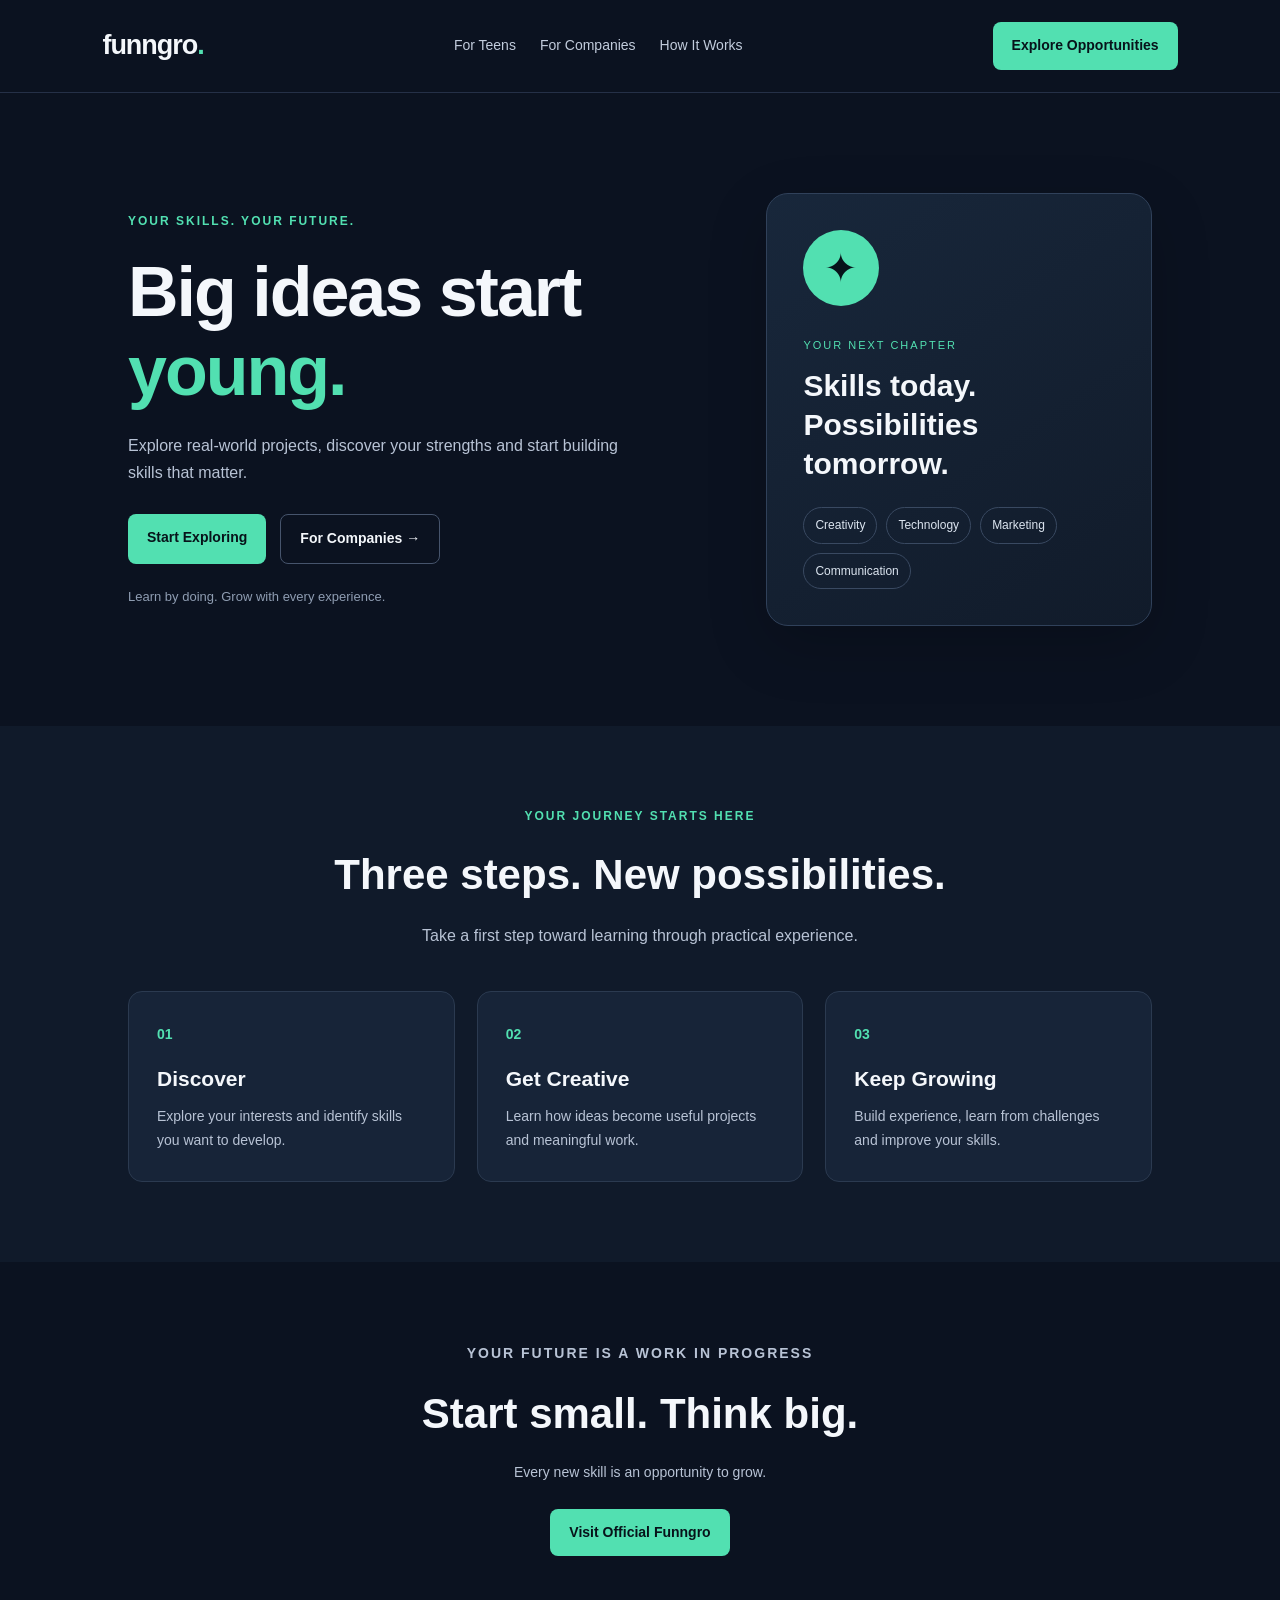
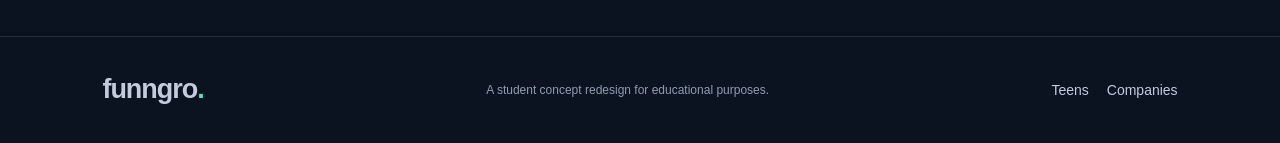
<file: index.html>
<!DOCTYPE html>
<html lang="en">
<head>
  <meta charset="UTF-8">
  <meta name="viewport" content="width=device-width, initial-scale=1.0">

  <title>Funngro for Teens | Learn, Create & Grow</title>
  <meta name="description" content="Discover how teens can develop skills, explore real-world projects and gain experience with Funngro.">
  <meta name="robots" content="index, follow">

  <link rel="stylesheet" href="style.css">
</head>
<body>

  <header class="navbar">
    <a class="logo" href="index.html">funngro<span>.</span></a>

    <nav>
      <a href="index.html">For Teens</a>
      <a href="companies.html">For Companies</a>
      <a href="#how-it-works">How It Works</a>
    </nav>

    <a class="nav-button" href="#get-started">Explore Opportunities</a>
  </header>

  <main>
    <section class="hero">
      <div class="hero-content">
        <p class="eyebrow">YOUR SKILLS. YOUR FUTURE.</p>

        <h1>Big ideas start <span>young.</span></h1>

        <p class="hero-text">
          Explore real-world projects, discover your strengths
          and start building skills that matter.
        </p>

        <div class="hero-actions">
          <a class="button primary" href="#get-started">
            Start Exploring
          </a>
          <a class="button secondary" href="companies.html">
            For Companies →
          </a>
        </div>

        <p class="small-note">
          Learn by doing. Grow with every experience.
        </p>
      </div>

      <div class="hero-card">
        <div class="orb">✦</div>
        <p class="card-label">YOUR NEXT CHAPTER</p>
        <h2>Skills today.<br>Possibilities tomorrow.</h2>
        <div class="skill-tags">
          <span>Creativity</span>
          <span>Technology</span>
          <span>Marketing</span>
          <span>Communication</span>
        </div>
      </div>
    </section>

    <section class="section" id="how-it-works">
      <p class="eyebrow">YOUR JOURNEY STARTS HERE</p>
      <h2 class="section-title">Three steps. New possibilities.</h2>
      <p class="section-text">
        Take a first step toward learning through practical experience.
      </p>

      <div class="grid">
        <article class="feature-card">
          <span class="number">01</span>
          <h3>Discover</h3>
          <p>Explore your interests and identify skills you want to develop.</p>
        </article>

        <article class="feature-card">
          <span class="number">02</span>
          <h3>Get Creative</h3>
          <p>Learn how ideas become useful projects and meaningful work.</p>
        </article>

        <article class="feature-card">
          <span class="number">03</span>
          <h3>Keep Growing</h3>
          <p>Build experience, learn from challenges and improve your skills.</p>
        </article>
      </div>
    </section>

    <section class="cta-section" id="get-started">
      <p class="eyebrow">YOUR FUTURE IS A WORK IN PROGRESS</p>
      <h2>Start small. Think big.</h2>
      <p>Every new skill is an opportunity to grow.</p>
      <a class="button primary"
         href="https://www.funngro.com/"
         target="_blank" rel="noopener noreferrer">
        Visit Official Funngro
      </a>
    </section>
  </main>

  <footer>
    <a class="logo" href="index.html">funngro<span>.</span></a>
    <p>A student concept redesign for educational purposes.</p>
    <div>
      <a href="index.html">Teens</a>
      <a href="companies.html">Companies</a>
    </div>
  </footer>

</body>
</html>
</file>
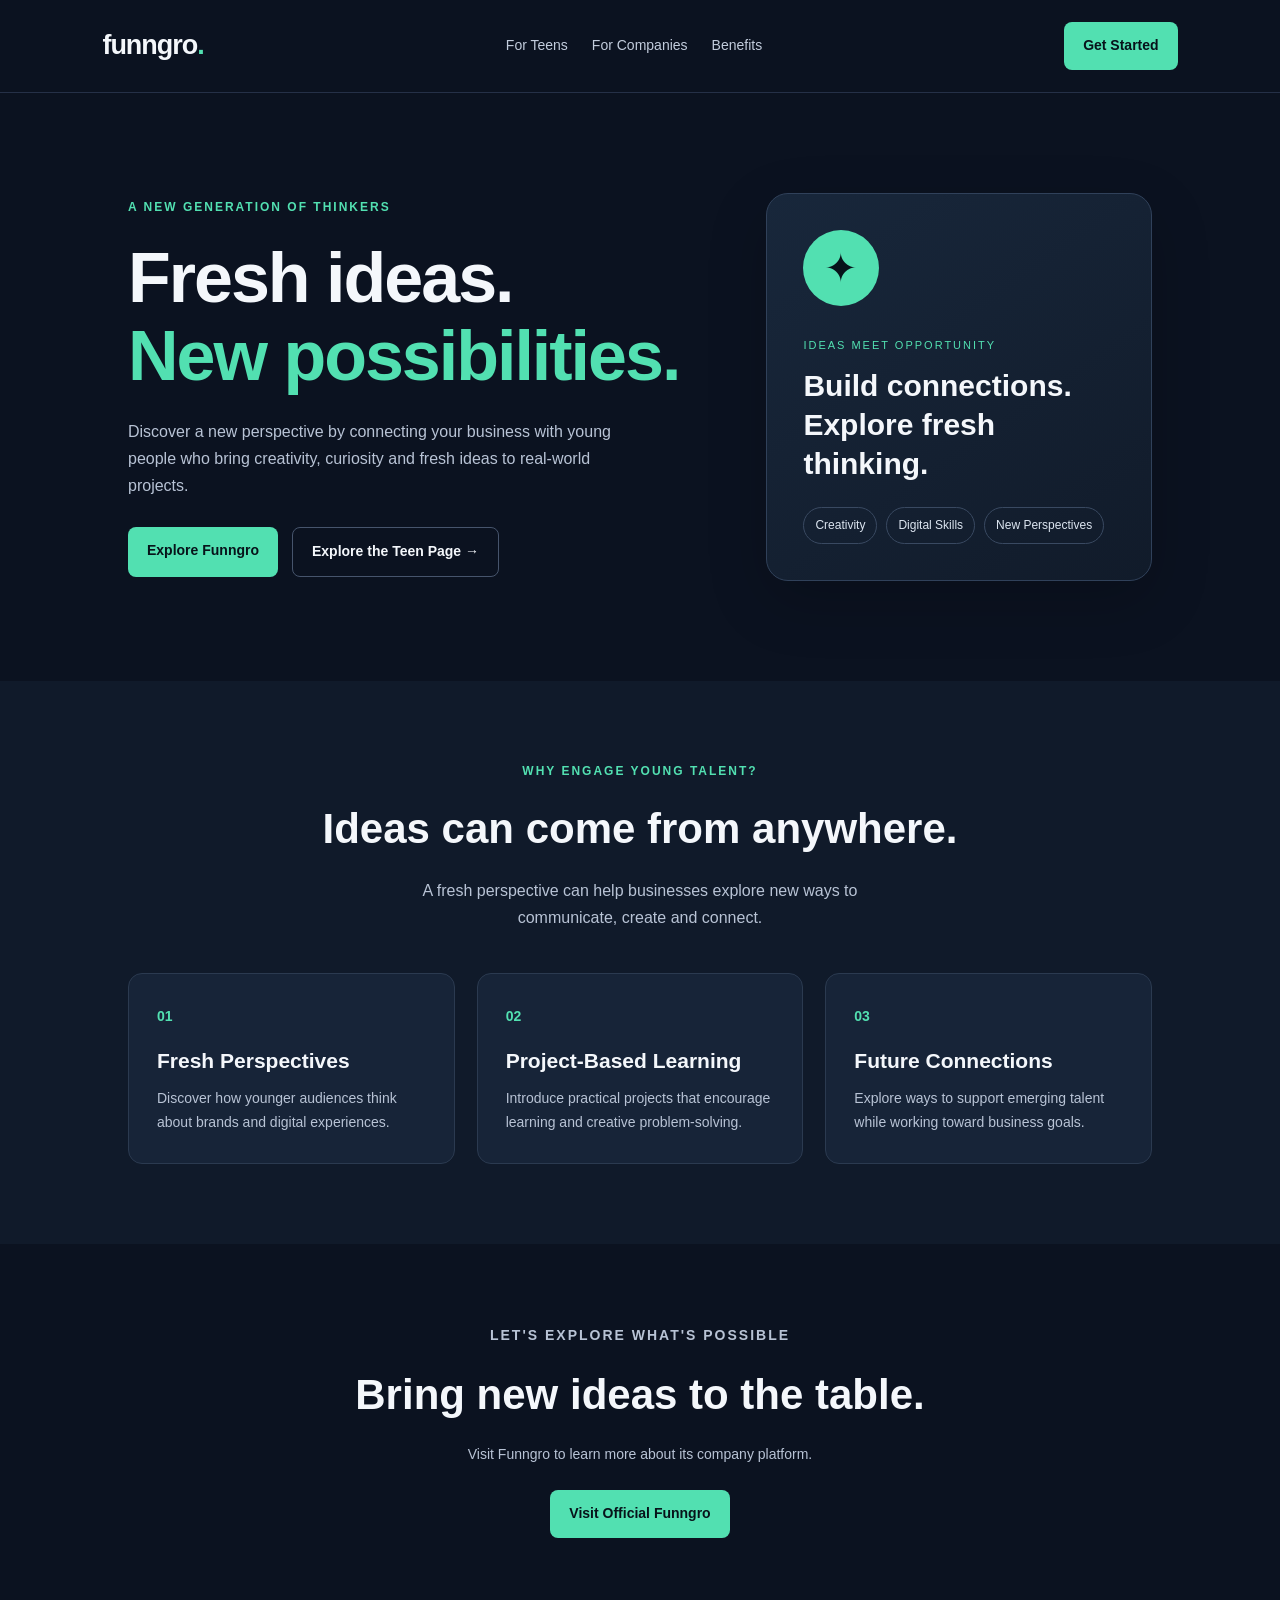
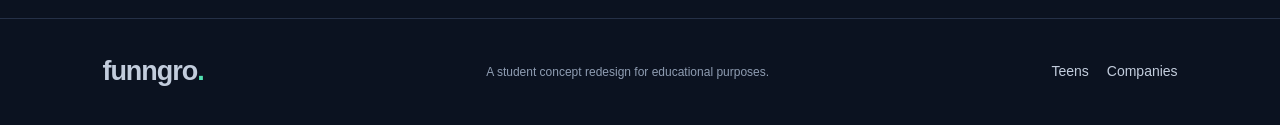
<file: companies.html>
<!DOCTYPE html>
<html lang="en">
<head>
  <meta charset="UTF-8">
  <meta name="viewport" content="width=device-width, initial-scale=1.0">

  <title>Funngro for Companies | Connect With Young Talent</title>
  <meta name="description" content="Explore how companies can engage young talent, introduce real-world projects and connect with the next generation through Funngro.">
  <meta name="robots" content="index, follow">

  <link rel="stylesheet" href="style.css">
</head>
<body>

  <header class="navbar">
    <a class="logo" href="index.html">funngro<span>.</span></a>

    <nav>
      <a href="index.html">For Teens</a>
      <a href="companies.html">For Companies</a>
      <a href="#benefits">Benefits</a>
    </nav>

    <a class="nav-button" href="#connect">Get Started</a>
  </header>

  <main>
    <section class="hero">
      <div class="hero-content">
        <p class="eyebrow">A NEW GENERATION OF THINKERS</p>

        <h1>Fresh ideas.<br><span>New possibilities.</span></h1>

        <p class="hero-text">
          Discover a new perspective by connecting your business
          with young people who bring creativity, curiosity and
          fresh ideas to real-world projects.
        </p>

        <div class="hero-actions">
          <a class="button primary" href="#connect">
            Explore Funngro
          </a>
          <a class="button secondary" href="index.html">
            Explore the Teen Page →
          </a>
        </div>
      </div>

      <div class="hero-card">
        <div class="orb">✦</div>
        <p class="card-label">IDEAS MEET OPPORTUNITY</p>
        <h2>Build connections.<br>Explore fresh thinking.</h2>
        <div class="skill-tags">
          <span>Creativity</span>
          <span>Digital Skills</span>
          <span>New Perspectives</span>
        </div>
      </div>
    </section>

    <section class="section" id="benefits">
      <p class="eyebrow">WHY ENGAGE YOUNG TALENT?</p>
      <h2 class="section-title">Ideas can come from anywhere.</h2>
      <p class="section-text">
        A fresh perspective can help businesses explore new ways
        to communicate, create and connect.
      </p>

      <div class="grid">
        <article class="feature-card">
          <span class="number">01</span>
          <h3>Fresh Perspectives</h3>
          <p>Discover how younger audiences think about brands and digital experiences.</p>
        </article>

        <article class="feature-card">
          <span class="number">02</span>
          <h3>Project-Based Learning</h3>
          <p>Introduce practical projects that encourage learning and creative problem-solving.</p>
        </article>

        <article class="feature-card">
          <span class="number">03</span>
          <h3>Future Connections</h3>
          <p>Explore ways to support emerging talent while working toward business goals.</p>
        </article>
      </div>
    </section>

    <section class="cta-section" id="connect">
      <p class="eyebrow">LET'S EXPLORE WHAT'S POSSIBLE</p>
      <h2>Bring new ideas to the table.</h2>
      <p>Visit Funngro to learn more about its company platform.</p>

      <a class="button primary"
         href="https://www.funngro.com/"
         target="_blank" rel="noopener noreferrer">
        Visit Official Funngro
      </a>
    </section>
  </main>

  <footer>
    <a class="logo" href="index.html">funngro<span>.</span></a>
    <p>A student concept redesign for educational purposes.</p>
    <div>
      <a href="index.html">Teens</a>
      <a href="companies.html">Companies</a>
    </div>
  </footer>

</body>
</html>
</file>
<file: style.css>
/* BASIC SETTINGS */
* {
  margin: 0;
  padding: 0;
  box-sizing: border-box;
}

html {
  scroll-behavior: smooth;
}

body {
  font-family: Arial, Helvetica, sans-serif;
  background: #0b1220;
  color: #f4f7fb;
  line-height: 1.7;
}

a {
  color: inherit;
  text-decoration: none;
}

.navbar {
  display: flex;
  align-items: center;
  justify-content: space-between;
  gap: 24px;
  padding: 22px 8%;
  border-bottom: 1px solid #253047;
}

.logo {
  font-size: 27px;
  font-weight: 800;
  letter-spacing: -1px;
}

.logo span,
.hero h1 span {
  color: #52e0b1;
}

nav {
  display: flex;
  gap: 24px;
  flex-wrap: wrap;
}

nav a,
footer a {
  color: #c2ccdc;
  font-size: 14px;
}

nav a:hover,
footer a:hover {
  color: #52e0b1;
}

.nav-button,
.button {
  display: inline-block;
  border-radius: 8px;
  padding: 12px 19px;
  font-size: 14px;
  font-weight: bold;
  text-align: center;
}

.nav-button,
.primary {
  background: #52e0b1;
  color: #07131a;
}

.hero {
  display: grid;
  grid-template-columns: 1.2fr 0.8fr;
  align-items: center;
  gap: 60px;
  padding: 100px 10%;
}

.eyebrow {
  color: #52e0b1;
  font-size: 12px;
  font-weight: bold;
  letter-spacing: 2px;
}

.hero h1 {
  font-size: clamp(42px, 6vw, 70px);
  line-height: 1.12;
  margin: 22px 0;
  letter-spacing: -2px;
}

.hero-text,
.section-text {
  color: #b8c3d5;
  max-width: 520px;
}

.hero-actions {
  display: flex;
  gap: 14px;
  flex-wrap: wrap;
  margin-top: 28px;
}

.secondary {
  border: 1px solid #46546c;
  color: #f4f7fb;
}

.small-note {
  margin-top: 22px;
  color: #8f9db2;
  font-size: 13px;
}

.hero-card {
  padding: 36px;
  border: 1px solid #30415a;
  border-radius: 22px;
  background: linear-gradient(145deg, #18273b, #111b2a);
  box-shadow: 0 20px 60px #00000030;
}

.orb {
  display: grid;
  place-items: center;
  width: 76px;
  height: 76px;
  border-radius: 50%;
  margin-bottom: 30px;
  color: #07131a;
  background: #52e0b1;
  font-size: 40px;
}

.card-label {
  color: #52e0b1;
  font-size: 11px;
  letter-spacing: 2px;
}

.hero-card h2 {
  font-size: 30px;
  line-height: 1.3;
  margin: 12px 0 24px;
}

.skill-tags {
  display: flex;
  flex-wrap: wrap;
  gap: 9px;
}

.skill-tags span {
  padding: 7px 11px;
  border-radius: 20px;
  border: 1px solid #394961;
  color: #dce5f0;
  font-size: 12px;
}

.section {
  padding: 80px 10%;
  background: #101a2a;
  text-align: center;
}

.section-title,
.cta-section h2 {
  font-size: clamp(28px, 4vw, 42px);
  margin: 12px 0;
}

.section-text {
  margin: 0 auto;
}

.grid {
  display: grid;
  grid-template-columns: repeat(3, 1fr);
  gap: 22px;
  margin-top: 42px;
  text-align: left;
}

.feature-card {
  background: #172438;
  border: 1px solid #2b3a50;
  padding: 28px;
  border-radius: 14px;
}

.number {
  color: #52e0b1;
  font-size: 14px;
  font-weight: bold;
}

.feature-card h3 {
  font-size: 21px;
  margin: 14px 0 8px;
}

.feature-card p,
.cta-section p {
  color: #b8c3d5;
  font-size: 14px;
}

.cta-section {
  padding: 80px 20px;
  text-align: center;
}

.cta-section .button {
  margin-top: 24px;
}

footer {
  padding: 30px 8%;
  border-top: 1px solid #253047;
  display: flex;
  justify-content: space-between;
  align-items: center;
  gap: 20px;
  flex-wrap: wrap;
}

footer p {
  color: #8f9db2;
  font-size: 12px;
}

footer div {
  display: flex;
  gap: 18px;
}

/* TABLETS AND PHONES */
@media (max-width: 850px) {
  .navbar {
    flex-wrap: wrap;
    padding: 20px 6%;
  }

  .navbar nav {
    order: 3;
    width: 100%;
    gap: 18px;
  }

  .nav-button {
    padding: 10px;
  }

  .hero {
    grid-template-columns: 1fr;
    padding: 65px 7%;
    gap: 38px;
  }

  .grid {
    grid-template-columns: 1fr;
  }

  .section {
    padding: 65px 7%;
  }

  footer {
    flex-direction: column;
    align-items: flex-start;
  }
}

@media (max-width: 420px) {
  .navbar {
    gap: 14px;
  }

  .logo {
    font-size: 24px;
  }

  nav {
    gap: 12px;
  }

  nav a {
    font-size: 12px;
  }

  .nav-button {
    font-size: 12px;
  }

  .hero h1 {
    font-size: 43px;
  }

  .hero-card {
    padding: 24px;
  }

  .hero-card h2 {
    font-size: 25px;
  }
}
</file>
